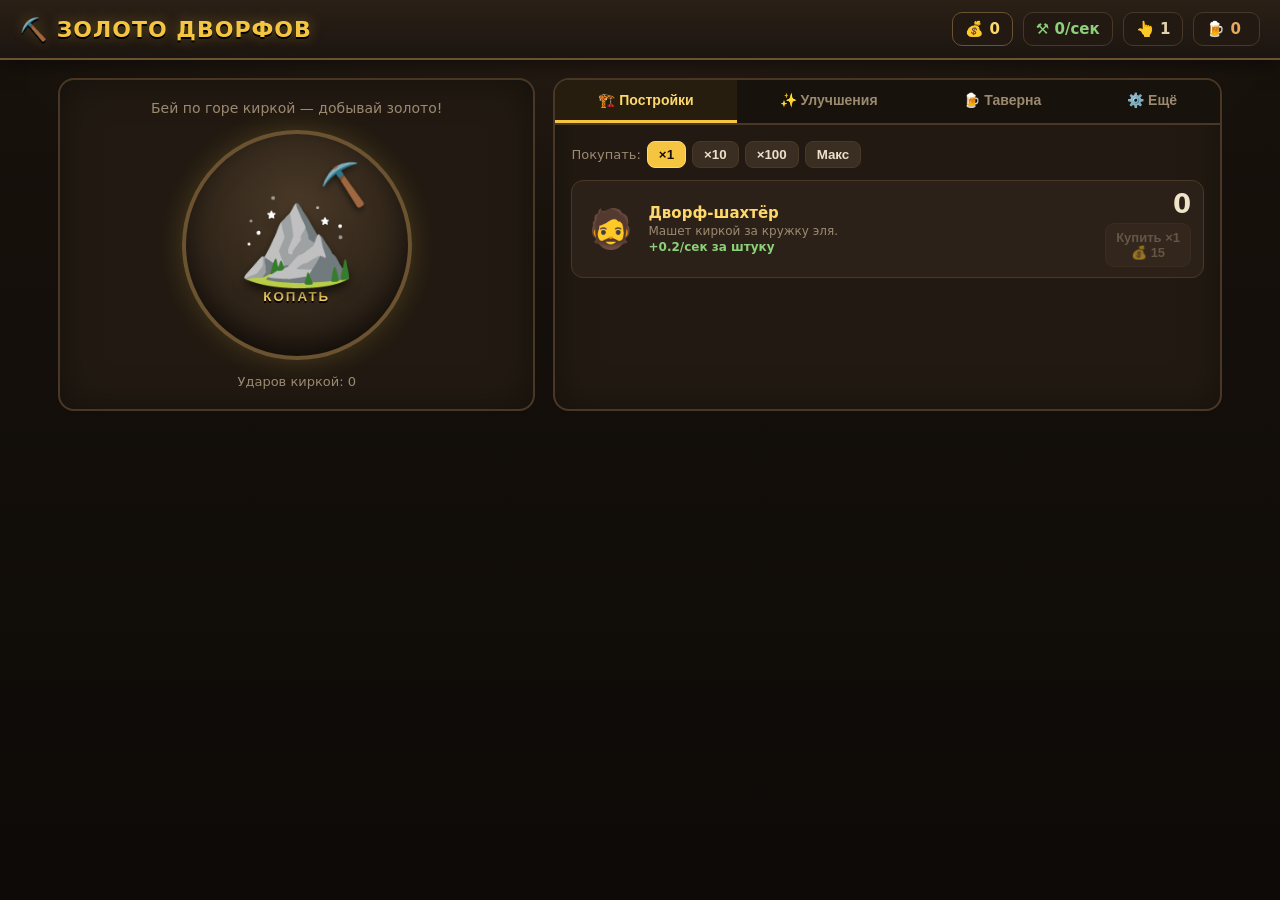
<file: game/index.html>
<!DOCTYPE html>
<html lang="ru">
<head>
  <meta charset="UTF-8" />
  <meta name="viewport" content="width=device-width, initial-scale=1.0, maximum-scale=1.0, user-scalable=no" />
  <title>⛏️ Золото Дворфов — idle</title>
  <link rel="stylesheet" href="style.css" />
  <link rel="icon" href="data:image/svg+xml,<svg xmlns='http://www.w3.org/2000/svg' viewBox='0 0 100 100'><text y='.9em' font-size='90'>⛏️</text></svg>" />
</head>
<body>
  <header class="topbar">
    <div class="title">⛏️ ЗОЛОТО ДВОРФОВ</div>
    <div class="resources">
      <div class="res gold" title="Золото">💰 <span id="gold">0</span></div>
      <div class="res gps" title="Добыча в секунду">⚒️ <span id="gps">0</span>/сек</div>
      <div class="res clickv" title="Золота за один удар киркой">👆 <span id="clickVal">1</span></div>
      <div class="res ale" title="Эль — валюта престижа">🍺 <span id="ale">0</span><small id="aleBonus"></small></div>
    </div>
  </header>

  <main>
    <section class="mine-panel">
      <div class="mine-hint">Бей по горе киркой — добывай золото!</div>
      <button id="mineBtn" class="mine" aria-label="Копать">
        <span class="mountain">⛰️</span>
        <span class="pick">⛏️</span>
        <span class="mine-label">КОПАТЬ</span>
      </button>
      <div class="mine-sub">Ударов киркой: <span id="clicks">0</span></div>
      <div id="floats" class="floats"></div>
    </section>

    <section class="shop-panel">
      <nav class="tabs">
        <button class="tab-btn active" data-tab="buildings">🏗️ Постройки</button>
        <button class="tab-btn" data-tab="upgrades">✨ Улучшения <span id="upgCount" class="badge"></span></button>
        <button class="tab-btn" data-tab="prestige">🍺 Таверна</button>
        <button class="tab-btn" data-tab="misc">⚙️ Ещё</button>
      </nav>

      <div id="tab-buildings" class="tab active">
        <div class="buyamt">
          <span>Покупать:</span>
          <button class="amt-btn active" data-amt="1">×1</button>
          <button class="amt-btn" data-amt="10">×10</button>
          <button class="amt-btn" data-amt="100">×100</button>
          <button class="amt-btn" data-amt="-1">Макс</button>
        </div>
        <div id="buildingList" class="building-list"></div>
      </div>

      <div id="tab-upgrades" class="tab">
        <p class="tab-intro">Разовые улучшения. Каждое покупается один раз и работает навсегда.</p>
        <div id="upgradeList" class="upgrade-list"></div>
        <div id="noUpgrades" class="empty">Сейчас доступных улучшений нет. Копайте дальше — откроются новые!</div>
        <div class="bought-wrap">
          <div class="bought-title">Куплено (<span id="boughtCount">0</span>):</div>
          <div id="boughtList" class="bought-list"></div>
        </div>
      </div>

      <div id="tab-prestige" class="tab">
        <div class="prestige-card">
          <h2>🍺 Уйти на пир в таверну</h2>
          <p>Дворфы бросают шахты, пропивают всё золото и хвастаются друг другу. За истории о добытом богатстве вы получаете <b>Эль 🍺</b>.</p>
          <p>Каждая кружка эля даёт <b>+2%</b> ко <b>всей</b> добыче золота — навсегда.</p>
          <div class="prestige-stats">
            <div>Сейчас эля: <b id="pAle">0</b> <span id="pBonus" class="muted"></span></div>
            <div>Будет получено за пир: <b id="pGain" class="gainval">0</b> 🍺</div>
            <div class="muted" id="pNext"></div>
          </div>
          <button id="prestigeBtn" class="prestige-btn">🍺 Уйти на пир</button>
          <p class="warn">⚠️ Пир обнуляет золото, всех дворфов, постройки и улучшения. Эль и общая статистика сохраняются.</p>
        </div>
      </div>

      <div id="tab-misc" class="tab">
        <div class="stats-card">
          <h3>📊 Статистика</h3>
          <div class="stat-row"><span>Золота сейчас</span><b id="sGold">0</b></div>
          <div class="stat-row"><span>Добыто за этот заход</span><b id="sRun">0</b></div>
          <div class="stat-row"><span>Добыто за всё время</span><b id="sAll">0</b></div>
          <div class="stat-row"><span>Ударов киркой</span><b id="sClicks">0</b></div>
          <div class="stat-row"><span>Дворфов и построек</span><b id="sBuild">0</b></div>
          <div class="stat-row"><span>Улучшений куплено</span><b id="sUpg">0</b></div>
          <div class="stat-row"><span>Эля выпито</span><b id="sAle">0</b></div>
          <div class="stat-row"><span>В игре</span><b id="sTime">0с</b></div>
        </div>
        <div class="save-card">
          <h3>💾 Сохранение</h3>
          <p class="muted">Игра сохраняется автоматически в этом браузере каждые 15 секунд.</p>
          <div class="save-btns">
            <button id="saveBtn">💾 Сохранить сейчас</button>
            <button id="exportBtn">📤 Экспорт</button>
            <button id="importBtn">📥 Импорт</button>
            <button id="wipeBtn" class="danger">🗑️ Сбросить всё</button>
          </div>
          <textarea id="saveBox" class="save-box" placeholder="Сюда попадёт код сохранения при экспорте. Вставьте код и нажмите «Импорт», чтобы загрузить." spellcheck="false"></textarea>
        </div>
      </div>
    </section>
  </main>

  <div id="offlineModal" class="modal hidden">
    <div class="modal-card">
      <h2>🍺 С возвращением!</h2>
      <p>Пока вас не было <b id="offTime">—</b>, дворфы продолжали копать и намахали:</p>
      <div class="offline-gold">💰 <span id="offGold">0</span></div>
      <button id="offClose">Забрать золото</button>
    </div>
  </div>

  <div id="toast" class="toast hidden"></div>

  <script src="game.js" defer></script>
</body>
</html>
</file>
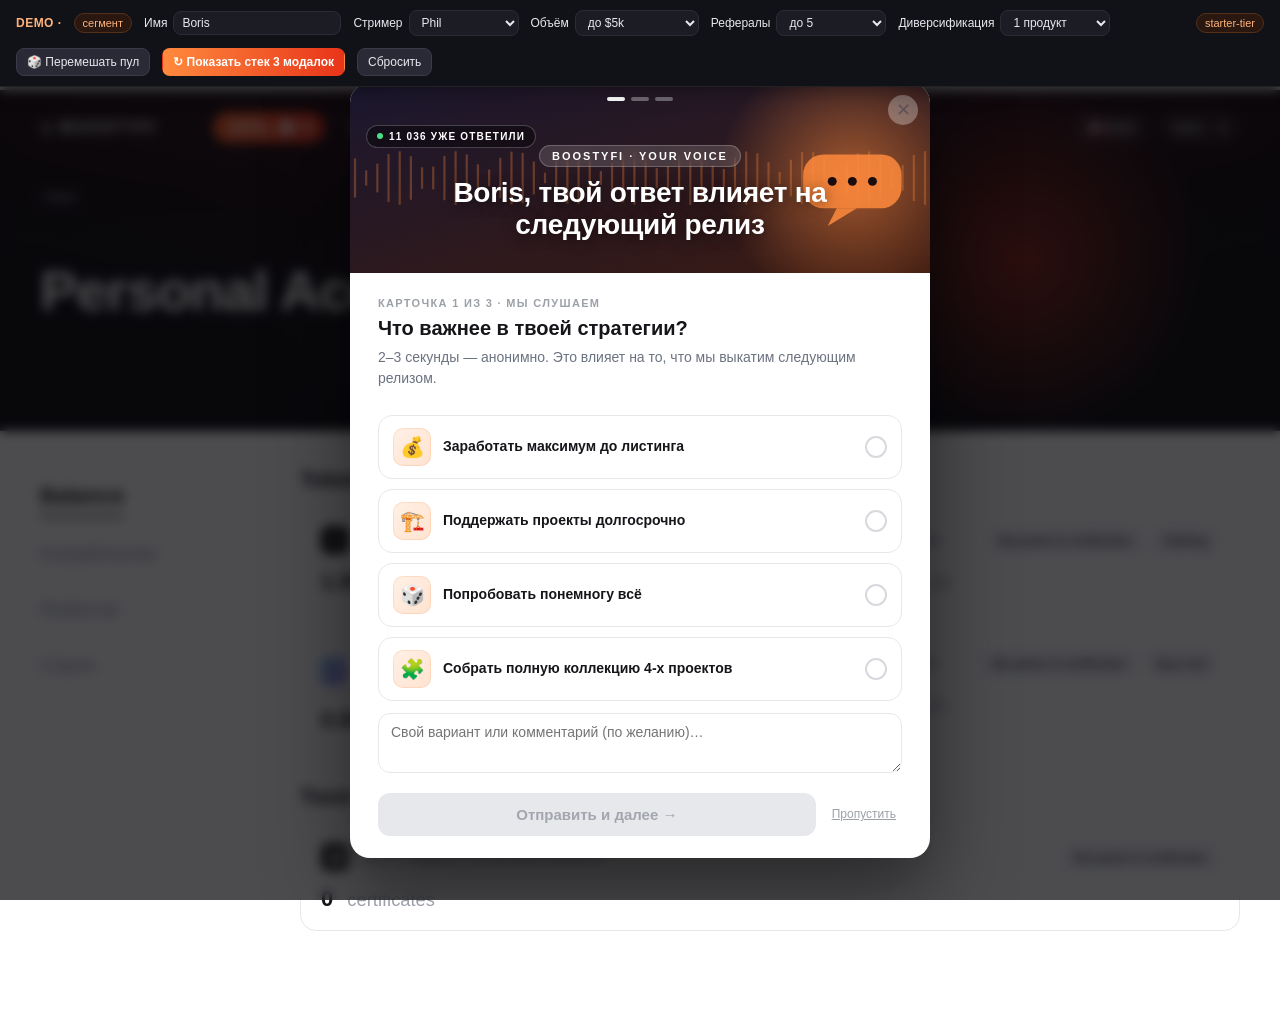
<file: survey-mockup.html>
<!doctype html>
<html lang="ru">
<head>
<meta charset="utf-8" />
<meta name="viewport" content="width=1280" />
<title>Boostyfi · LK · 3-Card Modal Stack Prototype</title>
<style>
  :root {
    --bg-0: #0b0b0e;
    --bg-1: #1a0d10;
    --accent: #ff5a1f;
    --accent-2: #e8341a;
    --ink: #15151a;
    --muted: #6b7280;
    --line: #e5e7eb;
    --gold: #d4a64a;
  }
  * { box-sizing: border-box; }
  html, body {
    margin: 0; padding: 0;
    font-family: -apple-system, BlinkMacSystemFont, "Inter", "SF Pro Text",
                 "Segoe UI", Roboto, Helvetica, Arial, sans-serif;
    color: var(--ink); background: #fff;
  }

  /* ============= Demo panel ============= */
  .demo {
    position: fixed; top: 0; left: 0; right: 0; z-index: 200;
    background: #111118; color: #e8e9ee;
    border-bottom: 1px solid #222;
    padding: 10px 16px;
    display: flex; align-items: center; gap: 12px;
    font-size: 12px; flex-wrap: wrap;
    box-shadow: 0 4px 18px rgba(0,0,0,.35);
  }
  .demo b { color: #ffb37a; letter-spacing: .04em; }
  .demo label { display: flex; align-items: center; gap: 6px; }
  .demo select, .demo input[type=text] {
    background: #1c1c25; color: #e8e9ee;
    border: 1px solid #2c2c38; border-radius: 8px;
    padding: 4px 8px; font-size: 12px; min-width: 110px;
  }
  .demo .spacer { flex: 1; }
  .demo button {
    background: #2a2a36; color: #e8e9ee;
    border: 1px solid #3a3a4a; border-radius: 8px;
    padding: 6px 10px; cursor: pointer; font-size: 12px;
  }
  .demo button:hover { background: #34344a; }
  .demo button.primary {
    background: linear-gradient(90deg, #ff8a3d, #e8341a);
    border-color: transparent; color: #fff; font-weight: 600;
  }
  .demo .pill {
    padding: 3px 8px; border-radius: 999px;
    background: #2a1810; color: #ffb37a;
    border: 1px solid #543018; font-size: 11px;
  }
  .demo .pill.whale {
    background: #000; color: #d4af37; border-color: #2a2a2a;
  }
  .demo .sep { width: 1px; height: 20px; background: #2c2c38; }

  /* ============= Boostyfi LK background ============= */
  .lk { padding-top: 90px; }
  .lk-hero {
    position: relative;
    background:
      radial-gradient(120% 80% at 50% 0%, #2a0d12 0%, #160a0d 45%, #0b0b0e 80%);
    color: #fff; overflow: hidden;
    border-bottom: 1px solid #1f1f24;
  }
  .lk-hero::before {
    content: ""; position: absolute; inset: 0;
    background-image: repeating-linear-gradient(
      90deg, rgba(255,90,31,.18) 0 2px, transparent 2px 8px);
    mask-image: radial-gradient(60% 60% at 50% 60%, #000 30%, transparent 80%);
    -webkit-mask-image: radial-gradient(60% 60% at 50% 60%, #000 30%, transparent 80%);
    opacity: .55; pointer-events: none;
  }
  .lk-hero::after {
    content: ""; position: absolute;
    width: 360px; height: 360px;
    right: 6%; top: 50%; transform: translateY(-50%);
    background: radial-gradient(circle, rgba(232,52,26,.55) 0%, rgba(232,52,26,0) 70%);
    border-radius: 50%; pointer-events: none;
  }
  .lk-nav {
    position: relative; z-index: 2;
    display: flex; align-items: center; gap: 24px;
    padding: 22px 40px;
  }
  .lk-logo { font-weight: 800; letter-spacing: .12em; }
  .lk-token-pill {
    margin-left: 32px;
    background: linear-gradient(90deg, #ff5a1f, #e8341a);
    color: #fff; font-weight: 700;
    padding: 6px 14px; border-radius: 999px;
    display: inline-flex; align-items: center; gap: 8px;
  }
  .lk-token-pill .sup {
    background: #fff; color: #e8341a; border-radius: 999px;
    font-size: 10px; padding: 1px 5px; font-weight: 800;
  }
  .lk-menu { display: flex; gap: 22px; color: #ddd; font-size: 14px; }
  .lk-menu a { opacity: .9; cursor: pointer; }
  .lk-right { margin-left: auto; display: flex; gap: 12px; align-items: center; }
  .lk-pill {
    background: rgba(255,255,255,.06);
    border: 1px solid rgba(255,255,255,.12);
    color: #fff; padding: 6px 12px; border-radius: 999px;
    font-size: 13px;
  }
  .lk-back { padding: 24px 40px 0; color: #ddd; opacity: .8; font-size: 13px; cursor: pointer; position: relative; z-index: 2; }
  .lk-title {
    padding: 8px 40px 60px;
    font-size: 56px; font-weight: 800; letter-spacing: -.02em;
    position: relative; z-index: 2;
    display: flex; align-items: center; gap: 14px;
  }
  .lk-title .faq {
    background: #fff; color: #111;
    font-size: 14px; padding: 6px 12px; border-radius: 12px;
    font-weight: 600; display: inline-flex; align-items: center; gap: 6px;
  }
  .lk-body {
    display: grid; grid-template-columns: 220px 1fr;
    gap: 40px; padding: 36px 40px 80px; background: #fff;
  }
  .lk-side { display: flex; flex-direction: column; gap: 18px; padding-top: 10px; }
  .lk-side .item { font-size: 22px; font-weight: 600; color: #111; padding: 6px 0; cursor: pointer; }
  .lk-side .item.active { border-bottom: 2px solid #111; width: max-content; }
  .lk-side .item.muted { color: #9ca0a8; font-weight: 500; }
  .lk-h2 { font-size: 22px; font-weight: 700; margin: 0 0 14px; }
  .lk-grid { display: grid; grid-template-columns: 1fr 1fr; gap: 16px; margin-bottom: 32px; }
  .bal { border: 1px solid var(--line); border-radius: 16px; padding: 18px 20px; background: #fff; display: flex; flex-direction: column; gap: 14px; }
  .bal-top { display: flex; align-items: center; gap: 10px; }
  .bal-top .ico {
    width: 28px; height: 28px; border-radius: 8px;
    display: inline-flex; align-items: center; justify-content: center;
    font-weight: 800; color: #fff; font-size: 12px;
  }
  .ico.atla { background: #111; }
  .ico.jggl { background: linear-gradient(135deg, #ff8a3d, #ff5a1f); }
  .ico.teki { background: linear-gradient(135deg, #6ec1f7, #a07cf0); }
  .ico.imba { background: linear-gradient(135deg, #ff2d55, #d10039); }
  .bal-name { color: #6b7280; font-weight: 500; }
  .bal-actions { margin-left: auto; display: flex; gap: 8px; }
  .ghost { background: #f4f5f7; color: #111; border: none; padding: 7px 12px; border-radius: 10px; cursor: pointer; font-size: 13px; }
  .ghost:hover { background: #ececf0; }
  .bal-amount { font-size: 22px; font-weight: 700; }
  .bal-amount small { color: #9ca0a8; font-weight: 500; margin-left: 8px; }

  /* ============= Toast ============= */
  .toast {
    position: fixed; bottom: 24px; left: 50%; transform: translateX(-50%);
    background: #111118; color: #fff; padding: 12px 18px;
    border-radius: 12px; font-size: 14px; z-index: 300;
    box-shadow: 0 12px 40px rgba(0,0,0,.4);
    display: none;
  }
  .toast.show { display: block; animation: pop .25s ease-out; }
  @keyframes pop { from { transform: translate(-50%, 8px); opacity: 0; } to { transform: translate(-50%, 0); opacity: 1; } }

  /* ============= Modal ============= */
  .backdrop {
    position: fixed; inset: 0; z-index: 100;
    background: rgba(8, 8, 12, .72);
    backdrop-filter: blur(6px);
    -webkit-backdrop-filter: blur(6px);
    display: none; align-items: center; justify-content: center;
    padding: 80px 16px 40px; overflow-y: auto;
  }
  .backdrop.open { display: flex; }
  .modal {
    background: #fff; border-radius: 20px;
    width: 580px; max-width: 100%;
    box-shadow: 0 30px 80px rgba(0,0,0,.5);
    overflow: hidden; position: relative;
    animation: rise .35s ease-out;
    transition: box-shadow .25s;
  }
  .modal.whale {
    box-shadow:
      0 30px 80px rgba(0,0,0,.75),
      0 0 0 1px rgba(212, 175, 55, .25),
      0 0 40px rgba(212, 175, 55, .08);
  }
  @keyframes rise { from { transform: translateY(16px); opacity: 0; } to { transform: none; opacity: 1; } }

  .m-close {
    position: absolute; top: 12px; right: 12px;
    width: 30px; height: 30px; border-radius: 50%;
    background: rgba(255,255,255,.55); color: #6b7280;
    border: none; cursor: pointer; font-size: 18px; font-weight: 300;
    display: flex; align-items: center; justify-content: center;
    z-index: 5; opacity: .55;
    transition: opacity .15s, background .15s, color .15s;
  }
  .m-close:hover { opacity: 1; background: rgba(255,255,255,.95); color: #111; }

  /* pager — 3 dots in top of creative */
  .m-pager {
    position: absolute; top: 14px; left: 0; right: 0;
    display: flex; justify-content: center; gap: 6px;
    z-index: 4; pointer-events: none;
  }
  .m-pager .dot {
    width: 18px; height: 4px; border-radius: 2px;
    background: rgba(255,255,255,.35);
  }
  .m-pager .dot.active { background: #fff; }
  .m-pager .dot.done { background: rgba(255,255,255,.7); }

  /* Creative banner */
  .m-creative {
    width: 100%; height: 190px;
    position: relative; overflow: hidden;
    display: flex; align-items: center; justify-content: center;
    color: #fff;
  }
  .m-creative svg.bg { position: absolute; inset: 0; width: 100%; height: 100%; }
  .m-creative .ovrl { position: relative; z-index: 1; padding: 30px 24px 0; text-align: center; }
  .m-creative .eyebrow {
    display: inline-block;
    font-size: 11px; letter-spacing: .18em; text-transform: uppercase;
    font-weight: 800; padding: 4px 12px; border-radius: 999px;
    background: rgba(255,255,255,.14);
    backdrop-filter: blur(8px); -webkit-backdrop-filter: blur(8px);
    border: 1px solid rgba(255,255,255,.22);
  }
  .m-creative .head {
    font-size: 28px; font-weight: 800; line-height: 1.12; margin-top: 10px;
    text-shadow: 0 2px 14px rgba(0,0,0,.55);
    letter-spacing: -.01em;
  }
  /* Shimmer sweep on creative */
  .m-creative::after {
    content: ""; position: absolute; inset: 0;
    background: linear-gradient(120deg,
      transparent 35%,
      rgba(255,255,255,.18) 50%,
      transparent 65%);
    transform: translateX(-100%);
    animation: shimmer 4s ease-in-out infinite;
    pointer-events: none; z-index: 2;
  }
  @keyframes shimmer {
    0%   { transform: translateX(-100%); }
    60%  { transform: translateX(100%); }
    100% { transform: translateX(100%); }
  }
  /* Floating badge top-left of creative */
  .m-badge {
    position: absolute; top: 42px; left: 16px;
    background: rgba(0,0,0,.4);
    backdrop-filter: blur(10px); -webkit-backdrop-filter: blur(10px);
    color: #fff; font-size: 10px; font-weight: 800;
    padding: 5px 10px; border-radius: 999px;
    letter-spacing: .12em; text-transform: uppercase;
    border: 1px solid rgba(255,255,255,.22);
    z-index: 3;
    display: inline-flex; align-items: center; gap: 6px;
  }
  .m-badge .pulse {
    width: 6px; height: 6px; border-radius: 50%;
    background: #4ade80; box-shadow: 0 0 0 0 #4ade80;
    animation: pulse 1.6s infinite;
  }
  @keyframes pulse {
    0%   { box-shadow: 0 0 0 0 rgba(74,222,128,.7); }
    70%  { box-shadow: 0 0 0 10px rgba(74,222,128,0); }
    100% { box-shadow: 0 0 0 0 rgba(74,222,128,0); }
  }
  .modal.whale .m-badge { color: #d4af37; border-color: rgba(212,175,55,.4); }
  .modal.whale .m-badge .pulse { background: #d4af37; }
  @keyframes pulse-gold {
    0%   { box-shadow: 0 0 0 0 rgba(212,175,55,.6); }
    70%  { box-shadow: 0 0 0 10px rgba(212,175,55,0); }
    100% { box-shadow: 0 0 0 0 rgba(212,175,55,0); }
  }
  .modal.whale .m-badge .pulse { animation: pulse-gold 1.6s infinite; }

  .m-body { padding: 20px 28px 8px; }
  .m-title { font-size: 20px; font-weight: 700; margin: 0 0 6px; line-height: 1.3; }
  .m-sub { color: #6b7280; font-size: 14px; margin-bottom: 14px; line-height: 1.5; }
  .m-card-tag {
    display: inline-block; font-size: 11px; letter-spacing: .12em;
    color: #9ca0a8; text-transform: uppercase; font-weight: 700;
    margin-bottom: 6px;
  }

  .m-options { padding: 4px 28px 8px; display: flex; flex-direction: column; gap: 10px; }
  .opt {
    position: relative;
    border: 1.5px solid var(--line); border-radius: 14px;
    padding: 12px 14px; cursor: pointer;
    display: flex; align-items: center; gap: 12px;
    font-size: 14px; font-weight: 600; color: #15151a;
    background: #fff;
    transition: all .18s ease;
  }
  .opt:hover {
    border-color: #ffb37a; transform: translateY(-1px);
    box-shadow: 0 6px 14px rgba(232,52,26,.10);
  }
  .opt-emoji {
    width: 38px; height: 38px; border-radius: 10px;
    background: linear-gradient(135deg, #fff0e6, #ffe3d0);
    display: inline-flex; align-items: center; justify-content: center;
    font-size: 20px; flex: 0 0 auto;
    box-shadow: inset 0 0 0 1px rgba(255,138,61,.18);
  }
  .opt-text { flex: 1; line-height: 1.3; }
  .opt-check {
    width: 22px; height: 22px; border-radius: 50%;
    border: 2px solid #d8d9df; flex: 0 0 auto;
    display: inline-flex; align-items: center; justify-content: center;
    color: transparent; font-weight: 800; font-size: 14px;
    transition: all .15s;
  }
  .opt.selected {
    border-color: var(--accent);
    background: linear-gradient(180deg, #fff8f3, #fff);
    box-shadow: 0 6px 18px rgba(232,52,26,.15);
  }
  .opt.selected .opt-check {
    background: var(--accent); border-color: var(--accent); color: #fff;
  }
  .opt.selected .opt-emoji {
    background: linear-gradient(135deg, #ffd6b8, #ffb37a);
  }
  .modal.whale .opt:hover {
    border-color: #d4af37; box-shadow: 0 6px 14px rgba(212,175,55,.18);
  }
  .modal.whale .opt.selected {
    border-color: #1a1a1a;
    background: linear-gradient(180deg, #fafafa, #fff);
    box-shadow: 0 6px 18px rgba(0,0,0,.12);
  }
  .modal.whale .opt.selected .opt-check {
    background: #1a1a1a; border-color: #1a1a1a; color: #d4af37;
  }
  .modal.whale .opt-emoji {
    background: linear-gradient(135deg, #f5f0e0, #ebe2c8);
    box-shadow: inset 0 0 0 1px rgba(212,175,55,.25);
  }
  .m-textarea {
    width: calc(100% - 56px);
    margin: 4px 28px 0;
    border: 1.5px solid var(--line); border-radius: 12px;
    padding: 10px 12px; font-size: 14px;
    resize: vertical; min-height: 60px; font-family: inherit;
  }
  .m-textarea:focus { outline: none; border-color: #c8c9d0; }

  .m-foot {
    padding: 16px 28px 22px;
    display: flex; align-items: center; gap: 10px; flex-wrap: wrap;
  }
  .btn-primary {
    background: linear-gradient(90deg, #ff8a3d, #e8341a);
    color: #fff; border: none; border-radius: 12px;
    padding: 13px 22px; font-size: 15px; font-weight: 700;
    cursor: pointer; flex: 1;
    box-shadow: 0 6px 18px rgba(232,52,26,.35);
    display: inline-flex; align-items: center; justify-content: center; gap: 8px;
  }
  .btn-primary:disabled {
    background: #e7e8ec; color: #a3a6ae; cursor: not-allowed; box-shadow: none;
  }
  .btn-tg {
    background: linear-gradient(90deg, #2ea6dd, #0088cc);
    box-shadow: 0 6px 18px rgba(0,136,204,.35);
  }
  .btn-ghost {
    background: #f4f5f7; color: #111; border: none;
    border-radius: 12px; padding: 13px 18px;
    font-size: 14px; font-weight: 600; cursor: pointer;
  }
  .btn-ghost:hover { background: #ececf0; }
  .btn-skip {
    background: transparent; color: #9ca0a8; border: none;
    font-size: 12px; cursor: pointer; text-decoration: underline; padding: 6px;
  }
  .btn-skip:hover { color: #6b7280; }

  /* Card 2 — info / stats */
  .stat-grid {
    margin: 4px 28px 16px;
    display: grid; grid-template-columns: 1fr 1fr; gap: 12px;
  }
  .stat {
    position: relative; overflow: hidden;
    background: linear-gradient(180deg, #fff 0%, #fafafb 100%);
    border: 1px solid var(--line);
    border-radius: 16px; padding: 14px 16px;
    transition: transform .15s, box-shadow .15s;
  }
  .stat:hover { transform: translateY(-2px); box-shadow: 0 8px 22px rgba(0,0,0,.08); }
  .stat .stat-ico {
    display: inline-flex; width: 34px; height: 34px; border-radius: 10px;
    align-items: center; justify-content: center;
    font-size: 17px;
    background: linear-gradient(135deg, #ff8a3d, #e8341a);
    color: #fff; margin-bottom: 8px;
    box-shadow: 0 4px 10px rgba(232,52,26,.25);
  }
  .stat.up    .stat-ico { background: linear-gradient(135deg, #4ade80, #16a34a); box-shadow: 0 4px 10px rgba(22,163,74,.25); }
  .stat.gold  .stat-ico { background: linear-gradient(135deg, #ffd97a, #d4a64a); box-shadow: 0 4px 10px rgba(212,166,74,.30); }
  .stat.blue  .stat-ico { background: linear-gradient(135deg, #6ec1f7, #5e8df0); box-shadow: 0 4px 10px rgba(94,141,240,.25); }
  .stat .label { font-size: 11px; color: #9ca0a8; text-transform: uppercase; letter-spacing: .08em; font-weight: 700; }
  .stat .val { font-size: 26px; font-weight: 800; margin-top: 4px; color: #111; letter-spacing: -.02em; }
  .stat .delta {
    margin-top: 4px; font-weight: 700; font-size: 12px;
    display: inline-flex; align-items: center; gap: 4px;
  }
  .stat .delta.up   { color: #16a34a; }
  .stat .delta.down { color: #b91c1c; }
  .stat .period { color: #9ca0a8; font-weight: 500; margin-left: 4px; }
  .spark { margin-top: 8px; }
  .modal.whale .stat .stat-ico { background: linear-gradient(135deg, #1a1a1a, #000); color: #d4af37; box-shadow: 0 4px 10px rgba(0,0,0,.25); }

  .info-row {
    margin: 4px 28px 14px;
    display: flex; gap: 12px; align-items: center;
    background: linear-gradient(90deg, #fff6f0, #fff0e6);
    border: 1px solid #ffd6b8; border-radius: 14px;
    padding: 12px 14px; font-size: 13px; color: #92340a;
    font-weight: 500;
  }
  .info-row .pct {
    font-size: 22px; font-weight: 800; color: #b8410d;
    padding: 4px 10px; border-radius: 10px;
    background: rgba(255,255,255,.7);
    text-shadow: 0 1px 2px rgba(184,65,13,.15);
  }
  .modal.whale .info-row {
    background: linear-gradient(90deg, #fafafa, #f0f0f0);
    border-color: #d4d4d4; color: #1a1a1a;
  }
  .modal.whale .info-row .pct { color: #1a1a1a; background: #fff; }

  /* Card 3 — sales / manager */
  .mgr-card {
    margin: 4px 28px 12px;
    border: 1px solid var(--line); border-radius: 14px;
    padding: 12px 14px;
    display: flex; gap: 12px; align-items: center;
  }
  .mgr-ava {
    width: 48px; height: 48px; border-radius: 50%;
    background: linear-gradient(135deg, #ffb37a, #e8341a);
    color: #fff; display: flex; align-items: center; justify-content: center;
    font-weight: 800; font-size: 18px; flex: 0 0 auto;
    position: relative;
  }
  .mgr-ava.whale-ava {
    background: linear-gradient(135deg, #1a1a1a, #000);
    color: #d4af37;
    border: 1px solid #d4af37;
  }
  .mgr-ava::after {
    content: ""; position: absolute; bottom: 2px; right: 2px;
    width: 12px; height: 12px; border-radius: 50%;
    background: #22c55e; border: 2px solid #fff;
  }
  .mgr-info .name { font-weight: 700; font-size: 15px; }
  .mgr-info .role { color: #6b7280; font-size: 12px; }
  .mgr-info .online { color: #22c55e; font-weight: 600; font-size: 12px; margin-top: 2px; }

  .offer-box {
    margin: 4px 28px 12px;
    border: 1.5px solid #ffd6b8; border-radius: 14px;
    padding: 12px 14px;
    background: linear-gradient(180deg, #fff6f0, #ffffff);
  }
  .offer-box .of-title { font-weight: 700; font-size: 15px; color: #b8410d; }
  .offer-box .of-prod { font-size: 13px; color: #6b7280; margin-top: 2px; }
  .offer-box .of-priceline {
    display: flex; align-items: baseline; gap: 10px; margin-top: 8px;
  }
  .offer-box .of-new { font-size: 26px; font-weight: 800; color: #111; }
  .offer-box .of-old { text-decoration: line-through; color: #9ca0a8; font-size: 15px; }
  .offer-box .of-save {
    background: #ecfdf3; color: #027a48;
    font-size: 11px; font-weight: 700;
    padding: 2px 8px; border-radius: 999px;
  }

  .prefill {
    margin: 4px 28px 14px;
  }
  .prefill .lbl {
    font-size: 12px; color: #9ca0a8; font-weight: 600;
    margin-bottom: 6px; display: flex; align-items: center; justify-content: space-between;
  }
  .prefill .lbl button {
    background: transparent; color: #0088cc; border: none;
    font-size: 12px; cursor: pointer; font-weight: 600;
  }
  .prefill textarea {
    width: 100%; border: 1.5px solid var(--line); border-radius: 12px;
    padding: 10px 12px; font-size: 13px; resize: vertical; min-height: 80px;
    font-family: inherit; color: #15151a; background: #fafafb;
  }
  .prefill textarea:focus { outline: none; border-color: #c8c9d0; background: #fff; }

  .vip-banner {
    margin: 0 28px 12px;
    background: linear-gradient(90deg, #1a1f33, #3b2a10);
    color: #ffd97a;
    border-radius: 12px; padding: 10px 14px;
    font-size: 13px; font-weight: 600;
    display: flex; align-items: center; gap: 10px;
  }
  .vip-banner .crown { font-size: 18px; }
  .vip-banner.whale-banner {
    background: linear-gradient(90deg, #000, #1a1a1a);
    color: #d4af37;
    border: 1px solid #2a2a2a;
    letter-spacing: .02em;
  }

  .hidden { display: none !important; }
</style>
</head>
<body>

<!-- ============= Demo panel ============= -->
<div class="demo">
  <b>DEMO ·</b>
  <span class="pill">сегмент</span>
  <label>Имя
    <input id="seg-name" type="text" value="Boris" style="min-width:80px;" />
  </label>
  <label>Стример
    <select id="seg-streamer">
      <option value="none">Нет</option>
      <option value="phil" selected>Phil</option>
      <option value="brad">Brad</option>
    </select>
  </label>
  <label>Объём
    <select id="seg-volume">
      <option value="5k" selected>до $5k</option>
      <option value="25k">до $25k</option>
      <option value="50k">до $50k</option>
      <option value="100k">до $100k</option>
      <option value="500k+">$500k+ (Whale)</option>
    </select>
  </label>
  <label>Рефералы
    <select id="seg-refs">
      <option value="lt5" selected>до 5</option>
      <option value="lt20">до 20</option>
      <option value="gt20">20+</option>
    </select>
  </label>
  <label>Диверсификация
    <select id="seg-div">
      <option value="bits">по чуть-чуть</option>
      <option value="one" selected>1 продукт</option>
      <option value="two">2 продукта</option>
      <option value="all-but-one">все, кроме 1</option>
    </select>
  </label>
  <span class="spacer"></span>
  <span id="tier-pill" class="pill">starter-tier</span>
  <button id="btn-shuffle">🎲 Перемешать пул</button>
  <button id="btn-replay" class="primary">↻ Показать стек 3 модалок</button>
  <button id="btn-reset">Сбросить</button>
</div>

<!-- ============= LK mock ============= -->
<section class="lk">
  <div class="lk-hero">
    <div class="lk-nav">
      <div class="lk-logo">◇ BOOSTYFI</div>
      <div class="lk-token-pill">JGGL <span class="sup">2</span> ▾</div>
      <nav class="lk-menu"><a>Token</a><a>Roadmap</a><a>Artists</a><a>News</a></nav>
      <div class="lk-right">
        <span class="lk-pill">🇺🇸 ENG</span>
        <span class="lk-pill" id="user-pill">drbor… ▾</span>
      </div>
    </div>
    <div class="lk-back">‹ Back</div>
    <h1 class="lk-title">Personal Account <span class="faq">? FAQ</span></h1>
  </div>

  <div class="lk-body">
    <aside class="lk-side">
      <div class="item active">Balance</div>
      <div class="item muted">Installments</div>
      <div class="item muted">Referral</div>
      <div class="item muted">Claim</div>
    </aside>
    <main>
      <h2 class="lk-h2">Token Balance</h2>
      <div class="lk-grid">
        <div class="bal">
          <div class="bal-top"><span class="ico atla">A</span><span class="bal-name">ATLA Balance</span>
            <span class="bal-actions"><button class="ghost">My packs &amp; certificates</button><button class="ghost">Staking</button></span></div>
          <div class="bal-amount">1.00 ATLA <small>| $213</small></div>
        </div>
        <div class="bal">
          <div class="bal-top"><span class="ico jggl">J</span><span class="bal-name">JGGL Balance</span>
            <span class="bal-actions"><button class="ghost">My packs &amp; certificates</button><button class="ghost">Staking</button></span></div>
          <div class="bal-amount">0.00 JGGL <small>| $0</small></div>
        </div>
        <div class="bal">
          <div class="bal-top"><span class="ico teki">T</span><span class="bal-name">TEKI Balance</span>
            <span class="bal-actions"><button class="ghost">My packs &amp; certificates</button><button class="ghost">Staking</button><button class="ghost">Buy now</button></span></div>
          <div class="bal-amount">0.00 TEKI <small>| $0</small></div>
        </div>
        <div class="bal">
          <div class="bal-top"><span class="ico imba">I</span><span class="bal-name">IMBA Balance</span>
            <span class="bal-actions"><button class="ghost">My packs &amp; certificates</button><button class="ghost">Buy now</button></span></div>
          <div class="bal-amount">0.00 IMBA <small>| $0</small></div>
        </div>
      </div>
      <h2 class="lk-h2">Toon Property Certificates Balance</h2>
      <div class="bal">
        <div class="bal-top"><span class="ico" style="background:#222;">▦</span><span class="bal-name">Toon Property Certificates Balance</span>
          <span class="bal-actions"><button class="ghost">My packs &amp; certificates</button></span></div>
        <div class="bal-amount">0 <small>certificates</small></div>
      </div>
    </main>
  </div>
</section>

<div id="toast" class="toast">Ответ сохранён ✓</div>

<div id="backdrop" class="backdrop" role="dialog" aria-modal="true">
  <div class="modal" id="modal"></div>
</div>

<script>
(function () {
  const $ = (id) => document.getElementById(id);
  const backdrop = $('backdrop');
  const modal = $('modal');

  // -------- segmentation / tier --------
  function segment() {
    return {
      name:     ($('seg-name').value || 'Boris').trim(),
      streamer: $('seg-streamer').value,
      volume:   $('seg-volume').value,
      refs:     $('seg-refs').value,
      div:      $('seg-div').value,
    };
  }
  function tierOf(volume) {
    if (volume === '500k+') return 'whale';
    if (volume === '100k')  return 'high';
    if (volume === '50k' || volume === '25k') return 'mid';
    return 'starter';
  }
  function updateTierPill() {
    const t = tierOf($('seg-volume').value);
    const el = $('tier-pill');
    el.textContent = t + '-tier';
    el.classList.toggle('whale', t === 'whale');
  }
  ['seg-volume'].forEach(id => $(id).addEventListener('change', updateTierPill));
  updateTierPill();

  // Update user-pill in header from name
  function updateUserPill() {
    const n = ($('seg-name').value || 'Boris').trim();
    $('user-pill').textContent = n.toLowerCase().slice(0, 6) + '… ▾';
  }
  $('seg-name').addEventListener('input', updateUserPill);

  // -------- state --------
  const state = { idx: 0, total: 3, poll: null, stats: null };

  // -------- question pools (real Boostyfi products) --------
  // ATLA = Atleta Network (sports L1, digital footballers)
  // JGGL = AI-music, producer ownership of AI artists
  // IMBA = music discovery, Digital Cards earning per stream
  // TEKI/TPC = Arteki animation studio, Marsh Legends 2026
  const QUESTION_POOLS = {
    general: [
      { title: 'Что в Boostyfi тебе сейчас интереснее всего?', opts: [
          ['atla', '🏟️', 'Atleta — digital footballers и Arena'],
          ['jggl', '🎵', 'JGGL — AI-музыка, ты соинвестор артиста'],
          ['imba', '💿', 'IMBA — найти трек первым, получать $IMBA со стримов'],
          ['teki', '🎬', 'Arteki — доля в анимационных фильмах (TPC)'] ] },
      { title: 'Какой проект ты планируешь добрать в этом квартале?', opts: [
          ['atla',   '◆', 'ATLA · текущий раунд $25–50, +1000% upside'],
          ['jggl',   '🎼', 'JGGL · раунд $0.91–1.76, +150% upside'],
          ['imba',   '💎', 'IMBA Digital Card · трек, который стрельнёт'],
          ['marsh',  '🎞️', 'Studio Pack Marsh Legends · до апреля 2026'] ] },
      { title: 'Что для тебя главное в инвест-выборе на платформе?', opts: [
          ['early',  '🚀', 'Ранний вход — войти по цене раунда'],
          ['util',   '🏆', 'Утилитарность — стейкинг, голосования, перки'],
          ['share',  '🎁', 'Доля в проекте — роялти от стримов / показов'],
          ['comm',   '🤝', 'Сообщество и закрытые события'] ] },
      { title: 'Сколько ты готов вложить в следующем шаге?', opts: [
          ['lt200',   '💵', 'До $200'],
          ['200-1k',  '💸', '$200 – $1 000'],
          ['1k-5k',   '💰', '$1 000 – $5 000'],
          ['5k+',     '🪙', '$5 000+'] ] },
      { title: 'Какой апдейт ты ждёшь больше всего?', opts: [
          ['arena',  '🏟️', 'Запуск Blockchain Sports Arena (ATLA)'],
          ['app',    '🎵', 'Релиз JGGL App с эмоциональной музыкой'],
          ['marsh',  '🎬', 'Премьера Marsh Legends 2026 (Arteki)'],
          ['imba',   '🎤', 'Новых артистов и треков в IMBA'] ] },
      { title: 'Что бы добавил в личный кабинет первым?', opts: [
          ['charts', '📊', 'Графики цены и портфеля по дням'],
          ['plan',   '🎯', 'Авто-копилка / рассрочка под раунд'],
          ['lead',   '🏅', 'Лидерборд и геймификацию'],
          ['app',    '📱', 'Мобильное приложение'] ] },
      { title: 'Что важнее в твоей стратегии?', opts: [
          ['max',    '💰', 'Заработать максимум до листинга'],
          ['long',   '🏗️', 'Поддержать проекты долгосрочно'],
          ['all',    '🎲', 'Попробовать понемногу всё'],
          ['collect','🧩', 'Собрать полную коллекцию 4-х проектов'] ] },
      { title: 'Откуда узнаёшь о новых раундах и дропах?', opts: [
          ['streamer', '🎙️', 'Со стримов (Phil / Brad)'],
          ['tg',       '✈️', 'Telegram-канал Boostyfi'],
          ['friends',  '👥', 'От друзей / по рефералке'],
          ['site',     '🌐', 'Сам захожу на сайт'] ] },
      { title: 'Какой формат уведомлений удобнее?', opts: [
          ['push',  '🔔', 'Push в Telegram'],
          ['email', '📧', 'Email раз в неделю'],
          ['big',   '⚡', 'Только большие события (новые раунды)'],
          ['off',   '🤐', 'Без уведомлений'] ] },
    ],
    whale: [
      { title: 'Какой проект приоритетен для расширения позиции?', opts: [
          ['atla',  '🏟️', 'ATLA — Atleta Network'],
          ['music', '🎵', 'JGGL / IMBA — музыкальное направление'],
          ['arteki','🎬', 'Arteki TPC — Studio Packs'],
          ['split', '🌐', 'Разделить пропорционально по всем 4-м'] ] },
      { title: 'Какой формат коммуникации удобнее?', opts: [
          ['tg',    '✈️', 'Личный менеджер в Telegram'],
          ['call',  '📞', 'Звонок раз в квартал'],
          ['email', '📧', 'Email-дайджест с цифрами'],
          ['disco', '🚪', 'Доступ в закрытый Discord-канал'] ] },
      { title: 'Что важнее в private allocation?', opts: [
          ['price', '💎', 'Цена ниже текущего публичного раунда'],
          ['speed', '⚡', 'Скорость оформления (минуя очередь)'],
          ['legal', '📋', 'Юридическая обвязка и tax wrapper'],
          ['team',  '🤝', 'Прямой контакт с командой проекта'] ] },
      { title: 'Готовы участвовать в Studio Pack Marsh Legends крупным объёмом?', opts: [
          ['yes',   '✅', 'Готов — обсудить условия'],
          ['info',  '❓', 'Нужно больше информации'],
          ['later', '🎬', 'Интересует, но позже'],
          ['no',    '❌', 'Сейчас не в фокусе'] ] },
      { title: 'Что важнее всего на платформе?', opts: [
          ['early', '🚀', 'Доступ к раундам раньше публики'],
          ['vip',   '🏆', 'VIP-перки, лидерборд и закрытые ивенты'],
          ['data',  '💼', 'Расширенная аналитика по портфелю'],
          ['priv',  '🛡️', 'Privacy и контроль доступа'] ] },
      { title: 'Какой объём готовы расширить в следующем квартале?', opts: [
          ['100', '◆',   '+$100k'],
          ['500', '◆◆',  '+$500k'],
          ['1m',  '◆◆◆', '+$1M'],
          ['mgr', '✦',   'Решу с менеджером'] ] },
    ],
  };

  // -------- stat pools (real Boostyfi numbers) --------
  const STAT_POOLS = [
    {
      label: 'Раунды на старте',
      rows: [
        { ico:'🏟️', label:'ATLA · текущий раунд', val:'$25–50', delta:'+1000% upside', period:'до 07.04.2026', color:'up'   },
        { ico:'🎵', label:'JGGL · цена раунда',   val:'$0.91–1.76', delta:'+150% upside', period:'до 07.04.2026', color:'gold' },
        { ico:'🎬', label:'Arteki Studio Pack',   val:'Phase A',   delta:'best TPC/USDT', period:'до апреля 2026', color:'gold' },
        { ico:'💿', label:'IMBA эмиссия',         val:'700M',  delta:'deflationary',   period:'fixed supply',  color:'blue' },
      ],
      hi: { pct:'+1000%', text:'ATLA — лучшая цена раунда до 07.04.2026. Дальше прайс пересматривается.' },
    },
    {
      label: 'Цифры экосистемы',
      rows: [
        { ico:'💼', label:'Invested в JGGL',  val:'$18M+',  delta:'▲ растёт',  period:'с начала продаж',  color:'up'   },
        { ico:'👥', label:'Users в JGGL App', val:'2.4M+',  delta:'▲ +X недели', period:'на этой неделе',  color:'blue' },
        { ico:'🎼', label:'Tracks generated', val:'180K+',  delta:'▲ +12K',    period:'за месяц',         color:'gold' },
        { ico:'⚡', label:'Active users',     val:'47K+',   delta:'▲ +8%',     period:'к прошлому месяцу', color:'up'   },
      ],
      hi: { pct:'LIVE', text:'JGGL Bot + JGGL Web уже работают. App в финальной стадии — продукт живой.' },
    },
    {
      label: 'Календарь дропов',
      rows: [
        { ico:'⏰', label:'ATLA next round', val:'19.01.2026', delta:'price ↑',  period:'до конца раунда', color:'up'   },
        { ico:'⏰', label:'JGGL next round', val:'15.02.2026', delta:'price ↑',  period:'до конца раунда', color:'gold' },
        { ico:'🎞️', label:'Marsh Legends',  val:'2026',       delta:'премьера', period:'первый фильм Arteki', color:'gold' },
        { ico:'🎬', label:'Arteki Phase B', val:'апрель 2026',delta:'после',    period:'смена условий TPC',color:'blue' },
      ],
      hi: { pct:'2-3 мес', text:'До смены раундов ATLA и JGGL — успей зайти по текущим ценам.' },
    },
    {
      label: 'Marsh Legends — на горизонте',
      rows: [
        { ico:'🎬', label:'Фильмов в проекте', val:'6 + сериал', delta:'единая сага', period:'кинематографическая вселенная', color:'gold' },
        { ico:'🎨', label:'Arteki Studio',     val:'Phase A',    delta:'open now',    period:'best TPC per USDT', color:'up'   },
        { ico:'🏆', label:'Marsh Legends',     val:'2026',       delta:'релиз',       period:'фэнтези / 1ч 30м',  color:'gold' },
        { ico:'💎', label:'TPC holders',       val:'ownership',  delta:'доля',        period:'в прибылях с показов', color:'blue' },
      ],
      hi: { pct:'TPC', text:'Toon Property Certificates дают долю в прибылях анимационных фильмов Arteki.' },
    },
  ];

  function pickPoll(s, tier) {
    const key = tier === 'whale' ? 'whale' : 'general';
    const pool = QUESTION_POOLS[key];
    return pool[Math.floor(Math.random() * pool.length)];
  }
  function pickStats() {
    return STAT_POOLS[Math.floor(Math.random() * STAT_POOLS.length)];
  }

  // -------- creatives (SVG) --------
  function paletteFor(kind, streamer, tier) {
    if (tier === 'whale') {
      return { from: '#000000', to: '#101010', accent: '#d4af37', tag: 'VIP · BLACK TIER · PRIVATE' };
    }
    // eyebrow now reflects card kind (not streamer narrative)
    const tagByKind = {
      opinion: 'BOOSTYFI · YOUR VOICE',
      info:    'BOOSTYFI · ECOSYSTEM',
      sales:   'BOOSTYFI · PERSONAL OFFER',
    };
    // streamer влияет только на палитру (отметка ветки источника)
    const palByStreamer = {
      phil: { from: '#1a1730', to: '#3b1a10', accent: '#ff8a3d' },
      brad: { from: '#0e1830', to: '#3a0f1a', accent: '#ff5a1f' },
      none: { from: '#1a0d10', to: '#2a0f15', accent: '#ff8a3d' },
    };
    const pal = palByStreamer[streamer] || palByStreamer.none;
    return { ...pal, tag: tagByKind[kind] || 'BOOSTYFI' };
  }
  function soundwave(color) {
    let bars = '';
    for (let i = 0; i < 60; i++) {
      const x = i * 10 + 4;
      const h = 8 + Math.abs(Math.sin(i * 0.6) * 40);
      bars += `<rect x="${x}" y="${85 - h/2}" width="2" height="${h}" fill="${color}" opacity=".30"/>`;
    }
    return bars;
  }
  function motif(kind, accent) {
    if (kind === 'opinion') {
      return `<g transform="translate(490,90)">
        <rect x="-44" y="-26" width="88" height="48" rx="18" fill="${accent}" opacity=".85"/>
        <polygon points="-14,22 -22,38 4,22" fill="${accent}" opacity=".85"/>
        <circle cx="-18" cy="-2" r="4" fill="#1a0d10"/>
        <circle cx="0"   cy="-2" r="4" fill="#1a0d10"/>
        <circle cx="18"  cy="-2" r="4" fill="#1a0d10"/>
      </g>`;
    }
    if (kind === 'info') {
      // up-arrow chart
      return `<g transform="translate(450,80)">
        <polyline points="-60,30 -30,10 -10,20 20,-12 50,-30 70,-40"
                  fill="none" stroke="${accent}" stroke-width="3" stroke-linecap="round" stroke-linejoin="round"/>
        <polygon points="70,-40 56,-38 64,-26" fill="${accent}"/>
        <line x1="-60" y1="36" x2="80" y2="36" stroke="${accent}" stroke-opacity=".35" stroke-width="1"/>
      </g>`;
    }
    if (kind === 'sales') {
      // handshake / VIP badge
      return `<g transform="translate(490,88)">
        <circle r="40" fill="${accent}" opacity=".25"/>
        <circle r="28" fill="none" stroke="${accent}" stroke-width="2"/>
        <text y="6" text-anchor="middle" font-family="-apple-system, sans-serif"
              font-size="14" font-weight="800" fill="#fff">DEAL</text>
      </g>`;
    }
    return '';
  }
  function creative(kind, streamer, tier, head) {
    const p = paletteFor(kind, streamer, tier);
    return `
      <div class="m-creative">
        <svg class="bg" viewBox="0 0 600 170" preserveAspectRatio="xMidYMid slice" xmlns="http://www.w3.org/2000/svg">
          <defs>
            <linearGradient id="g-${kind}-${streamer}-${tier}" x1="0" x2="1" y1="0" y2="1">
              <stop offset="0%"   stop-color="${p.from}"/>
              <stop offset="100%" stop-color="${p.to}"/>
            </linearGradient>
            <radialGradient id="r-${kind}-${streamer}-${tier}" cx="50%" cy="50%" r="50%">
              <stop offset="0%"   stop-color="${p.accent}" stop-opacity=".55"/>
              <stop offset="100%" stop-color="${p.accent}" stop-opacity="0"/>
            </radialGradient>
          </defs>
          <rect width="600" height="170" fill="url(#g-${kind}-${streamer}-${tier})"/>
          <circle cx="490" cy="85" r="120" fill="url(#r-${kind}-${streamer}-${tier})"/>
          ${soundwave(p.accent)}
          ${motif(kind, p.accent)}
        </svg>
        <div class="ovrl">
          <div class="eyebrow">${p.tag}</div>
          <div class="head">${head}</div>
        </div>
      </div>`;
  }
  function pagerHtml(idx) {
    return `<div class="m-pager">
      ${[0,1,2].map(i => `<span class="dot ${i < idx ? 'done' : i === idx ? 'active' : ''}"></span>`).join('')}
    </div>`;
  }

  // -------- shared open/close --------
  function openStack() {
    state.idx = 0;
    state.poll = pickPoll(segment(), tierOf($('seg-volume').value));
    state.stats = pickStats();
    renderCard();
    backdrop.classList.add('open');
    document.body.style.overflow = 'hidden';
  }
  function closeAll(toastText) {
    backdrop.classList.remove('open');
    document.body.style.overflow = '';
    if (toastText) {
      const t = $('toast'); t.textContent = toastText;
      t.classList.add('show'); setTimeout(() => t.classList.remove('show'), 2400);
    }
    localStorage.setItem('boostyfi_modal_done', '1');
  }
  function nextCard(toastText) {
    if (toastText) {
      const t = $('toast'); t.textContent = toastText;
      t.classList.add('show'); setTimeout(() => t.classList.remove('show'), 1800);
    }
    if (state.idx < state.total - 1) { state.idx += 1; renderCard(); }
    else { closeAll('Готово — все 3 модалки пройдены ✓'); }
  }
  function bindClose(isLast) {
    modal.querySelectorAll('[data-close]').forEach(el => {
      el.addEventListener('click', () => {
        if (isLast) closeAll('Закрыто без ответа · логируется как dismissed');
        else nextCard('Пропущено · перейдём к следующей');
      });
    });
  }
  function bindOptions(onPick) {
    document.querySelectorAll('.m-options').forEach(group => {
      group.addEventListener('click', e => {
        const opt = e.target.closest('.opt');
        if (!opt) return;
        group.querySelectorAll('.opt').forEach(o => o.classList.remove('selected'));
        opt.classList.add('selected');
        onPick(opt.dataset.val);
      });
    });
  }

  // -------- CARD 1: opinion poll --------
  function renderOpinion() {
    const s = segment();
    const tier = tierOf(s.volume);
    if (!state.poll) state.poll = pickPoll(s, tier);
    const poll = state.poll;

    const head = tier === 'whale'
      ? `${s.name}, ваше мнение формирует roadmap`
      : `${s.name}, твой ответ влияет на следующий релиз`;
    const badge = tier === 'whale'
      ? `<div class="m-badge"><span class="pulse"></span> Private survey · BLACK TIER</div>`
      : `<div class="m-badge"><span class="pulse"></span> ${randCount(8000, 14000)} уже ответили</div>`;

    modal.innerHTML = `
      <button class="m-close" data-close>✕</button>
      ${pagerHtml(0)}
      ${creative('opinion', s.streamer, tier, head)}
      ${badge}
      <div class="m-body">
        <div class="m-card-tag">Карточка 1 из 3 · мы слушаем</div>
        <div class="m-title">${poll.title}</div>
        <div class="m-sub">2–3 секунды — анонимно. Это влияет на то, что мы выкатим следующим релизом.</div>
      </div>
      <div class="m-options">
        ${poll.opts.map(([v, e, l]) => `
          <label class="opt" data-val="${v}">
            <span class="opt-emoji">${e}</span>
            <span class="opt-text">${l}</span>
            <span class="opt-check">✓</span>
          </label>`).join('')}
      </div>
      <textarea class="m-textarea" id="op-msg" placeholder="Свой вариант или комментарий (по желанию)…"></textarea>
      <div class="m-foot">
        <button class="btn-primary" id="op-submit" disabled>Отправить и далее →</button>
        <button class="btn-skip" data-close>Пропустить</button>
      </div>`;
    let pick = null;
    bindOptions(v => { pick = v; $('op-submit').disabled = false; });
    $('op-msg').addEventListener('input', () => {
      $('op-submit').disabled = !($('op-msg').value.trim() || pick);
    });
    $('op-submit').addEventListener('click', () => nextCard('Спасибо! Ответ записан.'));
    bindClose(false);
  }
  function randCount(min, max) {
    const n = Math.floor(min + Math.random() * (max - min));
    return n.toLocaleString('ru-RU');
  }

  // -------- CARD 2: info / stats --------
  function renderInfo() {
    const s = segment();
    const tier = tierOf(s.volume);
    if (!state.stats) state.stats = pickStats();
    const set = state.stats;

    const portfolioGrowth = tier === 'whale' ? '+412%'
                          : tier === 'high'  ? '+287%'
                          : tier === 'mid'   ? '+164%'
                          : '+89%';
    const portfolioUsd = tier === 'whale' ? '~$1 240 000'
                        : tier === 'high' ? '~$208 000'
                        : tier === 'mid'  ? '~$54 000'
                        : '~$1 920';

    const head = tier === 'whale'
      ? `${s.name}, ваш портфель за квартал: ${portfolioGrowth}`
      : `Цифры экосистемы Boostyfi · Q1 2026`;

    const personalRow = tier === 'whale' || tier === 'high'
      ? `<div class="vip-banner${tier === 'whale' ? ' whale-banner' : ''}">
          <span class="crown">${tier === 'whale' ? '◆' : '👑'}</span>
          <span>${s.name}, ваш совокупный портфель ${portfolioUsd} · ${portfolioGrowth} с момента входа</span>
        </div>` : '';

    const statsHtml = set.rows.map(r => `
      <div class="stat ${r.color}">
        <span class="stat-ico">${r.ico}</span>
        <div class="label">${r.label}</div>
        <div class="val">${r.val}</div>
        <div class="delta up">${r.delta}<span class="period">${r.period}</span></div>
        ${spark(true)}
      </div>`).join('');

    modal.innerHTML = `
      <button class="m-close" data-close>✕</button>
      ${pagerHtml(1)}
      ${creative('info', s.streamer, tier, head)}
      <div class="m-badge"><span class="pulse"></span> ${set.label}</div>
      <div class="m-body">
        <div class="m-card-tag">Карточка 2 из 3 · что нового</div>
        <div class="m-title">Цифры по проектам платформы</div>
      </div>
      ${personalRow}
      <div class="stat-grid">${statsHtml}</div>
      <div class="info-row">
        <span class="pct">${set.hi.pct}</span>
        <span>${set.hi.text}</span>
      </div>
      <div class="m-foot">
        <button class="btn-primary" id="info-next">Понятно, далее →</button>
        <button class="btn-skip" data-close>Пропустить</button>
      </div>`;
    $('info-next').addEventListener('click', () => nextCard());
    bindClose(false);
  }
  function spark(up) {
    const pts = up
      ? '0,28 10,22 20,24 30,18 40,16 50,10 60,12 70,4 80,2'
      : '0,4 10,12 20,8 30,18 40,16 50,24 60,22 70,28 80,26';
    return `<svg class="spark" width="100%" height="32" viewBox="0 0 80 32" preserveAspectRatio="none">
      <polyline points="${pts}" fill="none" stroke="${up ? '#22c55e' : '#b91c1c'}" stroke-width="1.5"/>
    </svg>`;
  }

  // -------- CARD 3: sales / manager offer --------
  function renderSales() {
    const s = segment();
    const tier = tierOf(s.volume);
    const o = pickOffer(s, tier);
    const save = Math.round((1 - o.newPrice / o.oldPrice) * 100);
    const mgr = managerFor(s.streamer, tier);

    const head = tier === 'whale'
      ? `${s.name}, ваш персональный слот готов`
      : `Готовый оффер от менеджера Boostyfi`;

    const greeting = tier === 'whale'
      ? `Здравствуйте, ${s.name}! Это ${mgr.name}, ваш персональный менеджер в Boostyfi. Подготовил для вас закрытое предложение: ${o.product}. Удобно обсудить сегодня в Telegram или назначить звонок?`
      : `Привет! Я с Boostyfi, видел оффер «${o.title}» в личном кабинете. Готов оформить — расскажите детали по ${o.product}.`;

    const vipRow = (tier === 'whale')
      ? `<div class="vip-banner whale-banner">
          <span class="crown">◆</span>
          <span>BLACK TIER · персональный менеджер ${mgr.name} · приоритетная очередь</span>
        </div>` : '';

    modal.innerHTML = `
      <button class="m-close" data-close>✕</button>
      ${pagerHtml(2)}
      ${creative('sales', s.streamer, tier, head)}
      <div class="m-body">
        <div class="m-card-tag">Карточка 3 из 3 · персональный оффер</div>
        <div class="m-title">${o.title}</div>
        <div class="m-sub">${o.product}</div>
      </div>
      ${vipRow}
      <div class="offer-box">
        <div class="of-title">Условия только для тебя</div>
        <div class="of-prod">Бонус +${o.bonusPct}% токенов · действует 24 часа</div>
        <div class="of-priceline">
          <span class="of-new">$${o.newPrice.toLocaleString('en-US')}</span>
          <span class="of-old">$${o.oldPrice.toLocaleString('en-US')}</span>
          <span class="of-save">−${save}%</span>
        </div>
      </div>
      <div class="mgr-card">
        <div class="mgr-ava${tier === 'whale' ? ' whale-ava' : ''}">${mgr.name[0]}</div>
        <div class="mgr-info">
          <div class="name">${mgr.name}</div>
          <div class="role">${mgr.role}</div>
          <div class="online">● online · отвечает за 2 мин</div>
        </div>
      </div>
      <div class="prefill">
        <div class="lbl">
          <span>Готовое сообщение менеджеру (можно отредактировать):</span>
          <button id="copy-msg">📋 Скопировать</button>
        </div>
        <textarea id="pre-msg" rows="4">${greeting}</textarea>
      </div>
      <div class="m-foot">
        <button class="btn-primary btn-tg" id="open-tg">✈️ Открыть чат в Telegram</button>
        <button class="btn-ghost" id="not-now">Не сейчас</button>
      </div>`;
    $('copy-msg').addEventListener('click', () => {
      const txt = $('pre-msg').value;
      navigator.clipboard && navigator.clipboard.writeText(txt);
      const t = $('toast'); t.textContent = 'Сообщение скопировано ✓';
      t.classList.add('show'); setTimeout(() => t.classList.remove('show'), 1800);
    });
    $('open-tg').addEventListener('click', () => {
      const txt = encodeURIComponent($('pre-msg').value);
      // Pre-fill через t.me/share/url — открывает Telegram с готовым текстом
      const url = `https://t.me/share/url?url=https://boostyfi.com/offer/${o.slug}&text=${txt}`;
      window.open(url, '_blank');
      closeAll('Перенаправляем в Telegram ✈️');
    });
    $('not-now').addEventListener('click', () => closeAll('Ответ записан · оффер на 24ч в ЛК'));
    bindClose(true);
  }

  function managerFor(streamer, tier) {
    if (tier === 'whale') {
      if (streamer === 'phil') return { name: 'Михаил', role: 'Private Wealth Manager · Phil branch' };
      if (streamer === 'brad') return { name: 'Алексей', role: 'Private Wealth Manager · Brad branch' };
      return { name: 'Алексей', role: 'Private Wealth Manager · BoostyFi VIP' };
    }
    if (tier === 'high') return { name: 'Денис', role: 'Senior Account Manager' };
    if (tier === 'mid')  return { name: 'Игорь', role: 'Account Manager' };
    return { name: 'Команда', role: 'Sales · BoostyFi' };
  }

  // -------- offer rules (real Boostyfi products) --------
  function pickOffer(s, tier) {
    // WHALE — private placements
    if (tier === 'whale') {
      if (s.div === 'all-but-one') return {
        title: 'Закрой коллекцию — финальный слот Arteki',
        product: 'Private TPC allocation · Marsh Legends Studio Pack + Founders Discord',
        oldPrice: 250000, newPrice: 180000, bonusPct: 25, social: 7, slug: 'whale-marsh-final',
      };
      if (s.div === 'one') return {
        title: 'Расширь портфель: ATLA + JGGL + TPC одним пакетом',
        product: 'Private 4-Project Pack · ATLA × JGGL × IMBA × Arteki TPC',
        oldPrice: 220000, newPrice: 165000, bonusPct: 22, social: 9, slug: 'whale-4pack',
      };
      return {
        title: 'Founders Round · персональная аллокация',
        product: 'Private placement · 5× pack по выбору + квартальный звонок с командой',
        oldPrice: 150000, newPrice: 99000, bonusPct: 22, social: 12, slug: 'whale-founders',
      };
    }
    // HIGH ($100k tier)
    if (tier === 'high') {
      if (s.div === 'all-but-one') return {
        title: 'Заверши коллекцию — последний проект по закрытой цене',
        product: 'Closed Pack · IMBA Digital Cards × 10 + бонус TPC',
        oldPrice: 18900, newPrice: 13500, bonusPct: 20, social: 22, slug: 'high-finish',
      };
      return {
        title: 'Senior Booster — расширь крупную позицию',
        product: 'Senior Pack · 3× ATLA + JGGL + приоритет к раундам',
        oldPrice: 12900, newPrice: 8900, bonusPct: 18, social: 38, slug: 'high-senior',
      };
    }
    // MID ($25-50k tier)
    if (tier === 'mid') {
      if (s.div === 'one') return {
        title: 'Добавь второй проект — Diversify Pack',
        product: 'TPC Studio Starter + IMBA Digital Card · 2 проекта одним заходом',
        oldPrice: 890, newPrice: 690, bonusPct: 12, social: 188, slug: 'mid-diversify',
      };
      if (s.div === 'two') return {
        title: 'Закрой 3-й проект — Arteki TPC по early-phase цене',
        product: 'Arteki Studio Pack · TPC на Marsh Legends, доля в прибыли',
        oldPrice: 1190, newPrice: 890, bonusPct: 14, social: 142, slug: 'mid-arteki',
      };
      return {
        title: 'Mid Booster · усиль позицию ATLA',
        product: 'ATLA × 1.5 Booster + JGGL bonus pack',
        oldPrice: 690, newPrice: 490, bonusPct: 12, social: 174, slug: 'mid-booster',
      };
    }
    // STARTER ($5k tier)
    if (s.div === 'bits') return {
      title: 'Сфокусируйся — Focus Starter под один проект',
      product: 'Focus Pack · ATLA или JGGL × 2 (выбор) + welcome бонус',
      oldPrice: 199, newPrice: 129, bonusPct: 15, social: 312, slug: 'starter-focus',
    };
    if (s.div === 'one') return {
      title: 'Добери JGGL в текущем раунде',
      product: 'JGGL Booster Pack · 2× по цене раунда + закрытый Discord',
      oldPrice: 129, newPrice: 89, bonusPct: 15, social: 237, slug: 'starter-jggl-x2',
    };
    if (s.div === 'two') return {
      title: 'Зайди в Arteki по early-phase — TPC до апреля 2026',
      product: 'Arteki Studio Starter · TPC на Marsh Legends + бонус IMBA Card',
      oldPrice: 149, newPrice: 99, bonusPct: 14, social: 198, slug: 'starter-arteki',
    };
    // default starter
    return {
      title: 'Welcome Pack · войди в Boostyfi со скидкой первого входа',
      product: 'First-time Pack · ATLA или JGGL на выбор + welcome bonus',
      oldPrice: 149, newPrice: 99, bonusPct: 12, social: 421, slug: 'starter-welcome',
    };
  }

  function narr(streamer, dict) { return dict[streamer] || dict.none; }

  // -------- dispatcher --------
  function renderCard() {
    const tier = tierOf($('seg-volume').value);
    modal.classList.toggle('whale', tier === 'whale');
    if (state.idx === 0) renderOpinion();
    else if (state.idx === 1) renderInfo();
    else renderSales();
  }

  // -------- backdrop click — shake --------
  backdrop.addEventListener('click', e => {
    if (e.target === backdrop) {
      modal.animate(
        [{ transform: 'translateX(0)' }, { transform: 'translateX(-6px)' },
         { transform: 'translateX(6px)' }, { transform: 'translateX(0)' }],
        { duration: 220 }
      );
    }
  });
  window.addEventListener('keydown', e => {
    if (e.key === 'Escape' && backdrop.classList.contains('open')) e.preventDefault();
  });

  // -------- demo controls --------
  ['seg-streamer','seg-volume','seg-refs','seg-div','seg-name'].forEach(id => {
    $(id).addEventListener('change', () => {
      if (id === 'seg-streamer' || id === 'seg-volume') {
        state.poll = pickPoll(segment(), tierOf($('seg-volume').value));
      }
      if (backdrop.classList.contains('open')) renderCard();
    });
    $(id).addEventListener('input', () => {
      if (backdrop.classList.contains('open') && id === 'seg-name') renderCard();
    });
  });
  // shuffle button: re-roll pools without closing
  // (clicking ↻ replay already re-rolls via openStack)
  $('btn-replay').addEventListener('click', () => {
    localStorage.removeItem('boostyfi_modal_done');
    openStack();
  });
  $('btn-shuffle').addEventListener('click', () => {
    state.poll = pickPoll(segment(), tierOf($('seg-volume').value));
    state.stats = pickStats();
    if (backdrop.classList.contains('open')) renderCard();
    const t = $('toast'); t.textContent = '🎲 Пул обновлён';
    t.classList.add('show'); setTimeout(() => t.classList.remove('show'), 1500);
  });
  $('btn-reset').addEventListener('click', () => {
    localStorage.removeItem('boostyfi_modal_done');
    location.reload();
  });

  // auto-open
  if (!localStorage.getItem('boostyfi_modal_done')) {
    setTimeout(openStack, 600);
  }
})();
</script>
</body>
</html>
</file>
<file: game/style.css>
:root {
  --bg-0: #0d0a07;
  --bg-1: #18120c;
  --panel: #221a12;
  --panel-2: #2c2118;
  --border: #4a3826;
  --border-bright: #6b5230;
  --gold: #f5c542;
  --gold-bright: #ffd86b;
  --text: #ece0cc;
  --muted: #9c8a70;
  --green: #8bd17a;
  --amber: #e8a85c;
  --danger: #d96a52;
  --stone: #3a2e22;
  --stone-hi: #4d3c2c;
}

* { box-sizing: border-box; margin: 0; padding: 0; }

html, body {
  height: 100%;
}

body {
  font-family: "Trebuchet MS", "Segoe UI", system-ui, sans-serif;
  color: var(--text);
  background:
    radial-gradient(1200px 600px at 50% -10%, #2a1f15 0%, transparent 60%),
    linear-gradient(180deg, var(--bg-1) 0%, var(--bg-0) 100%);
  background-attachment: fixed;
  min-height: 100vh;
  -webkit-font-smoothing: antialiased;
}

/* ---------- Topbar ---------- */
.topbar {
  display: flex;
  align-items: center;
  justify-content: space-between;
  gap: 16px;
  flex-wrap: wrap;
  padding: 12px 20px;
  background: linear-gradient(180deg, #2a2016, #1c1510);
  border-bottom: 2px solid var(--border-bright);
  box-shadow: 0 4px 18px rgba(0,0,0,.5);
  position: sticky;
  top: 0;
  z-index: 20;
}

.title {
  font-size: 22px;
  font-weight: 800;
  letter-spacing: 1px;
  color: var(--gold);
  text-shadow: 0 2px 0 #000, 0 0 14px rgba(245,197,66,.35);
}

.resources {
  display: flex;
  gap: 10px;
  flex-wrap: wrap;
}

.res {
  background: var(--panel);
  border: 1px solid var(--border);
  border-radius: 10px;
  padding: 7px 12px;
  font-weight: 700;
  font-size: 15px;
  white-space: nowrap;
}
.res.gold { color: var(--gold-bright); border-color: var(--border-bright); }
.res.gps { color: var(--green); }
.res.clickv { color: #e3d3b0; }
.res.ale { color: var(--amber); }
.res small { color: var(--muted); font-weight: 600; margin-left: 6px; }

/* ---------- Layout ---------- */
main {
  display: grid;
  grid-template-columns: minmax(280px, 1fr) minmax(360px, 1.4fr);
  gap: 18px;
  padding: 18px;
  max-width: 1200px;
  margin: 0 auto;
}

@media (max-width: 760px) {
  main { grid-template-columns: 1fr; }
  .title { font-size: 18px; }
}

/* ---------- Mine panel ---------- */
.mine-panel {
  position: relative;
  background: var(--panel);
  border: 2px solid var(--border);
  border-radius: 16px;
  padding: 20px;
  display: flex;
  flex-direction: column;
  align-items: center;
  gap: 14px;
  align-self: start;
  box-shadow: inset 0 0 40px rgba(0,0,0,.4);
}

.mine-hint { color: var(--muted); font-size: 14px; text-align: center; }

.mine {
  position: relative;
  width: 230px;
  height: 230px;
  border-radius: 50%;
  border: 4px solid var(--border-bright);
  background:
    radial-gradient(circle at 50% 35%, #4a3a28 0%, #2a2016 70%, #181109 100%);
  cursor: pointer;
  display: flex;
  flex-direction: column;
  align-items: center;
  justify-content: center;
  user-select: none;
  -webkit-user-select: none;
  -webkit-tap-highlight-color: transparent;
  transition: transform .06s ease, box-shadow .2s ease;
  box-shadow: 0 0 26px rgba(245,197,66,.18), inset 0 -10px 26px rgba(0,0,0,.5);
}
.mine:hover { box-shadow: 0 0 40px rgba(245,197,66,.32), inset 0 -10px 26px rgba(0,0,0,.5); }
.mine:active { transform: scale(.94); }

.mine .mountain { font-size: 96px; line-height: 1; filter: drop-shadow(0 6px 6px rgba(0,0,0,.6)); }
.mine .pick {
  position: absolute;
  top: 26px; right: 38px;
  font-size: 40px;
  transform: rotate(8deg);
  filter: drop-shadow(0 3px 3px rgba(0,0,0,.6));
}
.mine .mine-label {
  margin-top: 6px;
  font-weight: 800;
  letter-spacing: 2px;
  color: var(--gold-bright);
  text-shadow: 0 2px 0 #000;
}

.mine-sub { color: var(--muted); font-size: 13px; }

.floats {
  position: absolute;
  inset: 0;
  pointer-events: none;
  overflow: hidden;
}
.float {
  position: absolute;
  transform: translate(-50%, -50%);
  font-weight: 800;
  font-size: 20px;
  color: var(--gold-bright);
  text-shadow: 0 2px 4px #000;
  animation: floatUp .9s ease-out forwards;
  white-space: nowrap;
}
.float.lucky { color: #ffe89a; font-size: 26px; }
@keyframes floatUp {
  from { opacity: 1; }
  to { opacity: 0; transform: translate(-50%, -110px) scale(1.1); }
}

/* nugget */
.nugget {
  position: absolute;
  font-size: 44px;
  cursor: pointer;
  z-index: 6;
  filter: drop-shadow(0 0 10px var(--gold));
  animation: nugPulse .8s ease-in-out infinite alternate;
}
@keyframes nugPulse {
  from { transform: scale(.9) rotate(-6deg); }
  to { transform: scale(1.12) rotate(6deg); }
}

/* ---------- Shop panel ---------- */
.shop-panel {
  background: var(--panel);
  border: 2px solid var(--border);
  border-radius: 16px;
  overflow: hidden;
  box-shadow: inset 0 0 40px rgba(0,0,0,.35);
}

.tabs {
  display: flex;
  flex-wrap: wrap;
  background: var(--bg-1);
  border-bottom: 2px solid var(--border);
}
.tab-btn {
  flex: 1 1 auto;
  padding: 12px 10px;
  background: transparent;
  border: none;
  border-bottom: 3px solid transparent;
  color: var(--muted);
  font-weight: 700;
  font-size: 14px;
  cursor: pointer;
  transition: all .15s ease;
  white-space: nowrap;
}
.tab-btn:hover { color: var(--text); background: rgba(255,255,255,.03); }
.tab-btn.active {
  color: var(--gold-bright);
  border-bottom-color: var(--gold);
  background: rgba(245,197,66,.06);
}
.badge {
  display: inline-block;
  min-width: 18px;
  padding: 1px 5px;
  border-radius: 9px;
  background: var(--danger);
  color: #1a0d08;
  font-size: 11px;
  font-weight: 800;
  vertical-align: middle;
}
.badge:empty { display: none; }

.tab { display: none; padding: 16px; }
.tab.active { display: block; }
.tab-intro { color: var(--muted); font-size: 13px; margin-bottom: 12px; }

/* buy amount */
.buyamt {
  display: flex;
  align-items: center;
  gap: 6px;
  margin-bottom: 12px;
  color: var(--muted);
  font-size: 13px;
}
.amt-btn {
  background: var(--stone);
  border: 1px solid var(--border);
  color: var(--text);
  border-radius: 8px;
  padding: 5px 11px;
  font-weight: 700;
  cursor: pointer;
}
.amt-btn:hover { background: var(--stone-hi); }
.amt-btn.active { background: var(--gold); color: #1a0d08; border-color: var(--gold-bright); }

/* ---------- Building list ---------- */
.building-list { display: flex; flex-direction: column; gap: 8px; }

.building {
  display: grid;
  grid-template-columns: 52px 1fr auto;
  gap: 12px;
  align-items: center;
  background: var(--panel-2);
  border: 1px solid var(--border);
  border-radius: 12px;
  padding: 10px 12px;
  transition: border-color .15s ease, transform .05s ease;
}
.building.affordable { border-color: var(--border-bright); }
.building.locked { opacity: .55; filter: grayscale(.4); }
.building .icon { font-size: 38px; text-align: center; }
.building .info .name { font-weight: 800; font-size: 15px; color: var(--gold-bright); }
.building .info .desc { font-size: 12px; color: var(--muted); margin: 2px 0; }
.building .info .out { font-size: 12px; color: var(--green); font-weight: 700; }
.building .right { text-align: right; }
.building .owned {
  font-size: 26px;
  font-weight: 800;
  color: #efe3c8;
  line-height: 1;
}
.building .buy {
  margin-top: 6px;
  background: var(--stone);
  border: 1px solid var(--border-bright);
  color: var(--gold-bright);
  border-radius: 9px;
  padding: 6px 10px;
  font-weight: 800;
  font-size: 13px;
  cursor: pointer;
  white-space: nowrap;
}
.building .buy:hover:not(:disabled) { background: var(--stone-hi); }
.building .buy:disabled { opacity: .5; cursor: not-allowed; color: var(--muted); border-color: var(--border); }
.building.locked .buy { visibility: hidden; }

/* ---------- Upgrades ---------- */
.upgrade-list {
  display: grid;
  grid-template-columns: repeat(auto-fill, minmax(64px, 1fr));
  gap: 10px;
}
.upg {
  position: relative;
  aspect-ratio: 1 / 1;
  background: var(--panel-2);
  border: 2px solid var(--border);
  border-radius: 12px;
  font-size: 30px;
  display: flex;
  align-items: center;
  justify-content: center;
  cursor: pointer;
  transition: transform .05s ease, border-color .15s ease;
}
.upg:hover { transform: translateY(-2px); }
.upg.affordable { border-color: var(--gold); box-shadow: 0 0 12px rgba(245,197,66,.3); }
.upg:not(.affordable) { opacity: .5; cursor: not-allowed; }
.upg .tip {
  position: absolute;
  bottom: calc(100% + 8px);
  left: 50%;
  transform: translateX(-50%);
  width: 210px;
  background: #120d08;
  border: 1px solid var(--border-bright);
  border-radius: 10px;
  padding: 9px 11px;
  font-size: 12px;
  color: var(--text);
  z-index: 30;
  display: none;
  box-shadow: 0 8px 22px rgba(0,0,0,.6);
  pointer-events: none;
}
.upg:hover .tip { display: block; }
.upg .tip .tname { font-weight: 800; color: var(--gold-bright); display: block; margin-bottom: 3px; }
.upg .tip .tcost { display: block; margin-top: 5px; font-weight: 700; }
.upg .tip .tcost.ok { color: var(--green); }
.upg .tip .tcost.no { color: var(--danger); }

.empty { color: var(--muted); font-size: 14px; padding: 20px 4px; text-align: center; }

.bought-wrap { margin-top: 18px; border-top: 1px dashed var(--border); padding-top: 12px; }
.bought-title { color: var(--muted); font-size: 13px; margin-bottom: 8px; }
.bought-list { display: flex; flex-wrap: wrap; gap: 6px; }
.bought-list .b {
  width: 34px; height: 34px;
  display: flex; align-items: center; justify-content: center;
  font-size: 19px;
  background: var(--bg-1);
  border: 1px solid var(--border);
  border-radius: 8px;
}

/* ---------- Prestige ---------- */
.prestige-card { max-width: 520px; }
.prestige-card h2 { color: var(--amber); margin-bottom: 10px; }
.prestige-card p { color: var(--text); margin-bottom: 10px; line-height: 1.5; font-size: 14px; }
.prestige-stats {
  background: var(--bg-1);
  border: 1px solid var(--border);
  border-radius: 12px;
  padding: 14px;
  margin: 14px 0;
  display: flex;
  flex-direction: column;
  gap: 8px;
  font-size: 15px;
}
.gainval { color: var(--amber); }
.prestige-btn {
  background: linear-gradient(180deg, #e8a85c, #c47e34);
  border: 1px solid #f0c089;
  color: #2a1503;
  font-weight: 800;
  font-size: 16px;
  padding: 12px 22px;
  border-radius: 12px;
  cursor: pointer;
  box-shadow: 0 4px 0 #7a4f1c;
}
.prestige-btn:hover:not(:disabled) { filter: brightness(1.08); }
.prestige-btn:active:not(:disabled) { transform: translateY(2px); box-shadow: 0 2px 0 #7a4f1c; }
.prestige-btn:disabled { opacity: .5; cursor: not-allowed; box-shadow: none; }
.warn { color: var(--amber); font-size: 12px; margin-top: 12px; }

/* ---------- Stats / save ---------- */
.stats-card, .save-card {
  background: var(--bg-1);
  border: 1px solid var(--border);
  border-radius: 12px;
  padding: 14px;
  margin-bottom: 14px;
}
.stats-card h3, .save-card h3 { color: var(--gold-bright); margin-bottom: 10px; font-size: 16px; }
.stat-row { display: flex; justify-content: space-between; padding: 5px 0; border-bottom: 1px dashed rgba(255,255,255,.06); font-size: 14px; }
.stat-row span { color: var(--muted); }
.stat-row b { color: var(--text); }

.save-btns { display: flex; flex-wrap: wrap; gap: 8px; margin-bottom: 10px; }
.save-btns button {
  background: var(--stone);
  border: 1px solid var(--border-bright);
  color: var(--text);
  border-radius: 8px;
  padding: 8px 12px;
  font-weight: 700;
  cursor: pointer;
  font-size: 13px;
}
.save-btns button:hover { background: var(--stone-hi); }
.save-btns .danger { border-color: var(--danger); color: var(--danger); }
.save-box {
  width: 100%;
  height: 90px;
  resize: vertical;
  background: #0c0805;
  border: 1px solid var(--border);
  border-radius: 8px;
  color: var(--muted);
  padding: 8px;
  font-family: monospace;
  font-size: 11px;
}
.muted { color: var(--muted); }

/* ---------- Modal / toast ---------- */
.modal {
  position: fixed;
  inset: 0;
  background: rgba(0,0,0,.7);
  display: flex;
  align-items: center;
  justify-content: center;
  z-index: 50;
  padding: 20px;
}
.modal.hidden { display: none; }
.modal-card {
  background: var(--panel);
  border: 2px solid var(--border-bright);
  border-radius: 16px;
  padding: 26px;
  max-width: 380px;
  text-align: center;
  box-shadow: 0 12px 40px rgba(0,0,0,.6);
}
.modal-card h2 { color: var(--gold-bright); margin-bottom: 12px; }
.modal-card p { color: var(--text); margin-bottom: 14px; line-height: 1.5; }
.offline-gold { font-size: 30px; font-weight: 800; color: var(--gold-bright); margin-bottom: 18px; }
.modal-card button {
  background: var(--gold);
  border: none;
  color: #1a0d08;
  font-weight: 800;
  padding: 11px 22px;
  border-radius: 10px;
  cursor: pointer;
  font-size: 15px;
}
.modal-card button:hover { filter: brightness(1.08); }

.toast {
  position: fixed;
  left: 50%;
  bottom: 26px;
  transform: translateX(-50%);
  background: #120d08;
  border: 1px solid var(--border-bright);
  color: var(--text);
  padding: 11px 18px;
  border-radius: 10px;
  font-weight: 700;
  z-index: 60;
  box-shadow: 0 8px 24px rgba(0,0,0,.6);
  transition: opacity .25s ease, transform .25s ease;
}
.toast.hidden { opacity: 0; transform: translate(-50%, 16px); pointer-events: none; }
</file>
